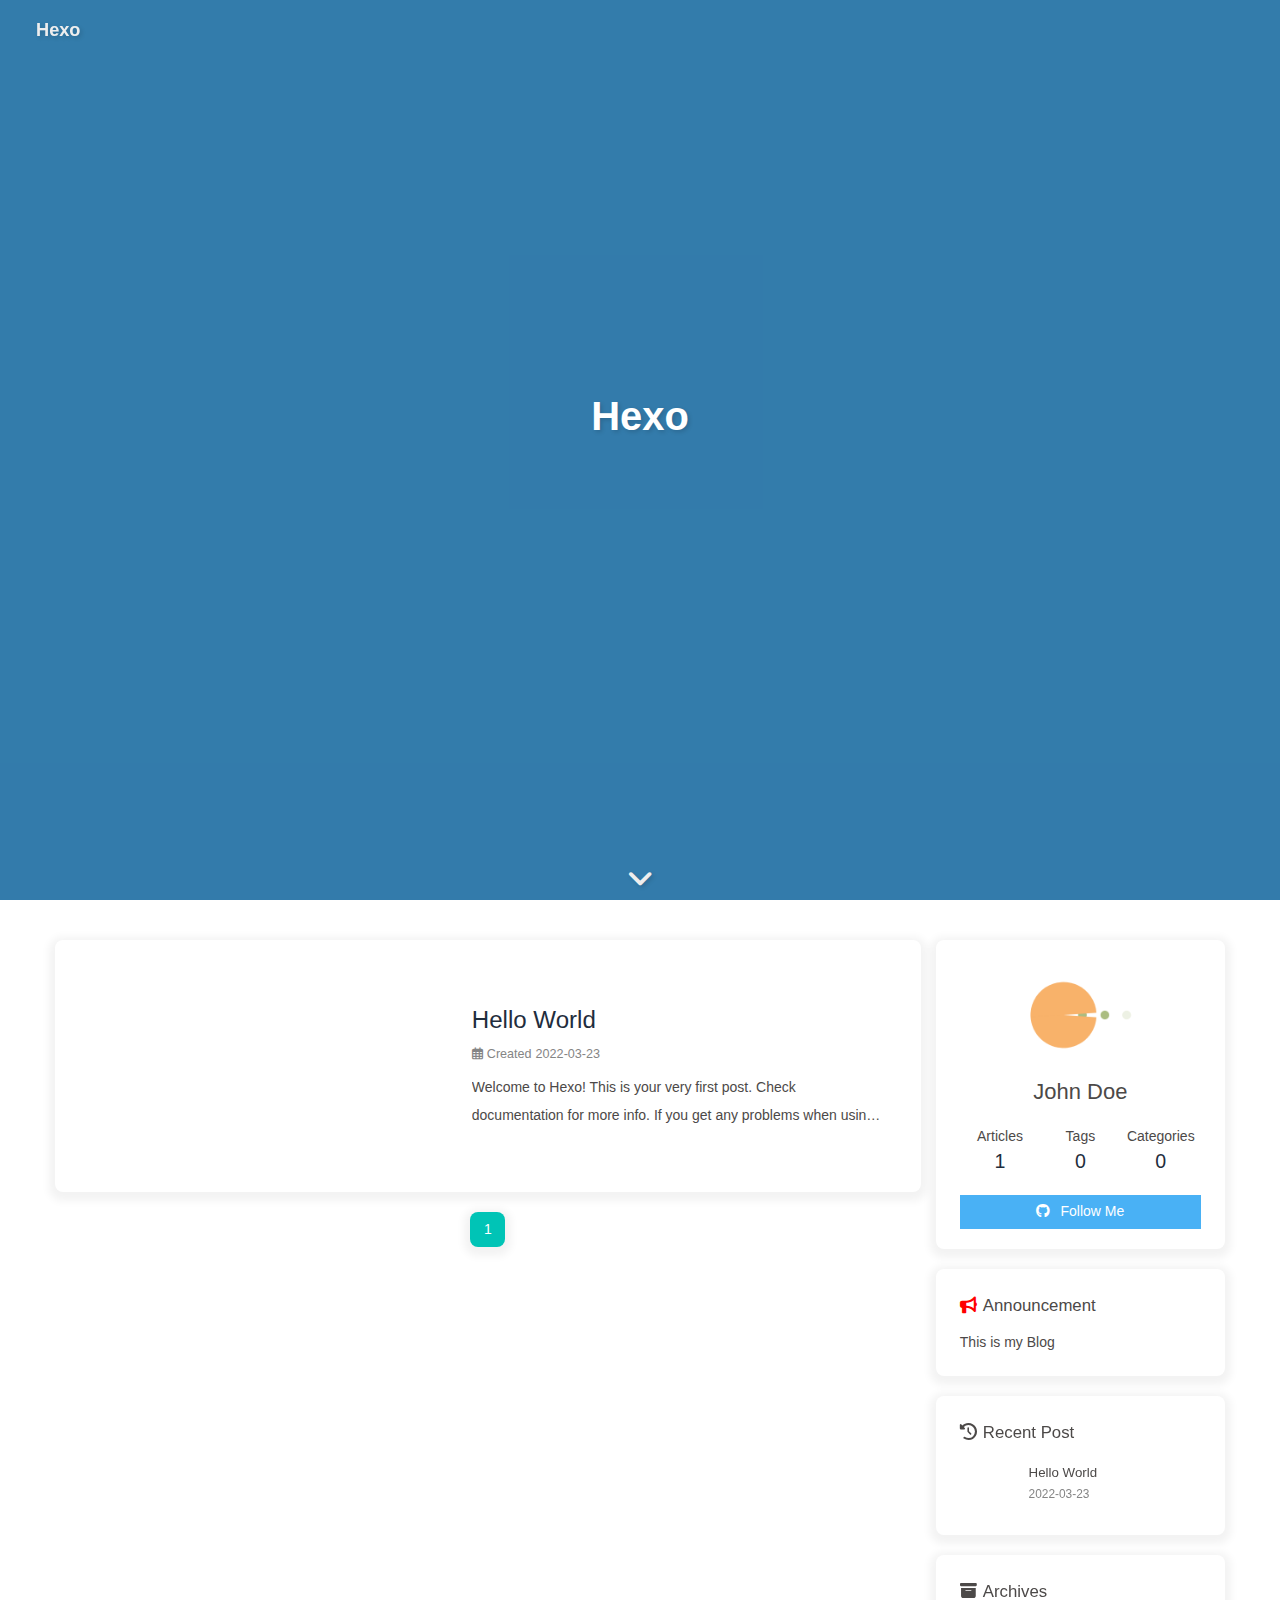
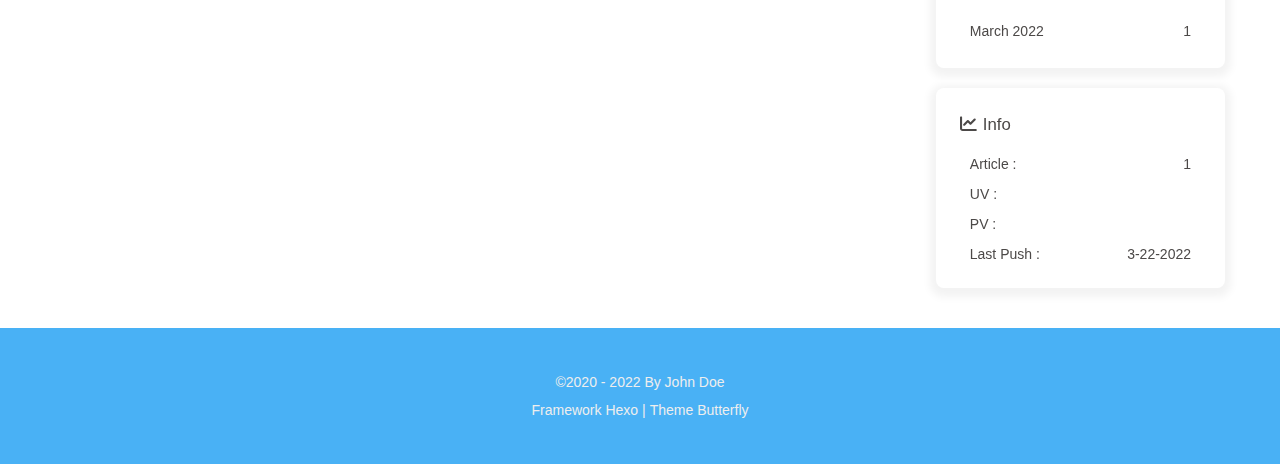
<file: index.html>
<!DOCTYPE html><html lang="en" data-theme="light"><head><meta charset="UTF-8"><meta http-equiv="X-UA-Compatible" content="IE=edge"><meta name="viewport" content="width=device-width, initial-scale=1.0, maximum-scale=1.0, user-scalable=no"><title>Hexo</title><meta name="author" content="John Doe"><meta name="copyright" content="John Doe"><meta name="format-detection" content="telephone=no"><meta name="theme-color" content="#ffffff"><meta property="og:type" content="website">
<meta property="og:title" content="Hexo">
<meta property="og:url" content="http://example.com/index.html">
<meta property="og:site_name" content="Hexo">
<meta property="og:locale" content="en_US">
<meta property="og:image" content="https://i.loli.net/2021/02/24/5O1day2nriDzjSu.png">
<meta property="article:author" content="John Doe">
<meta name="twitter:card" content="summary">
<meta name="twitter:image" content="https://i.loli.net/2021/02/24/5O1day2nriDzjSu.png"><link rel="shortcut icon" href="/img/favicon.png"><link rel="canonical" href="http://example.com/"><link rel="preconnect" href="//cdn.jsdelivr.net"/><link rel="preconnect" href="//busuanzi.ibruce.info"/><link rel="stylesheet" href="/css/index.css"><link rel="stylesheet" href="https://cdn.jsdelivr.net/npm/@fortawesome/fontawesome-free@6/css/all.min.css" media="print" onload="this.media='all'"><link rel="stylesheet" href="https://cdn.jsdelivr.net/npm/@fancyapps/ui/dist/fancybox.css" media="print" onload="this.media='all'"><script>const GLOBAL_CONFIG = { 
  root: '/',
  algolia: undefined,
  localSearch: undefined,
  translate: undefined,
  noticeOutdate: undefined,
  highlight: {"plugin":"highlighjs","highlightCopy":true,"highlightLang":true,"highlightHeightLimit":false},
  copy: {
    success: 'Copy successfully',
    error: 'Copy error',
    noSupport: 'The browser does not support'
  },
  relativeDate: {
    homepage: false,
    post: false
  },
  runtime: '',
  date_suffix: {
    just: 'Just',
    min: 'minutes ago',
    hour: 'hours ago',
    day: 'days ago',
    month: 'months ago'
  },
  copyright: undefined,
  lightbox: 'fancybox',
  Snackbar: undefined,
  source: {
    justifiedGallery: {
      js: 'https://cdn.jsdelivr.net/npm/flickr-justified-gallery@2/dist/fjGallery.min.js',
      css: 'https://cdn.jsdelivr.net/npm/flickr-justified-gallery@2/dist/fjGallery.min.css'
    }
  },
  isPhotoFigcaption: false,
  islazyload: false,
  isAnchor: false
}</script><script id="config-diff">var GLOBAL_CONFIG_SITE = {
  title: 'Hexo',
  isPost: false,
  isHome: true,
  isHighlightShrink: false,
  isToc: false,
  postUpdate: '2022-03-23 03:11:26'
}</script><noscript><style type="text/css">
  #nav {
    opacity: 1
  }
  .justified-gallery img {
    opacity: 1
  }

  #recent-posts time,
  #post-meta time {
    display: inline !important
  }
</style></noscript><script>(win=>{
    win.saveToLocal = {
      set: function setWithExpiry(key, value, ttl) {
        if (ttl === 0) return
        const now = new Date()
        const expiryDay = ttl * 86400000
        const item = {
          value: value,
          expiry: now.getTime() + expiryDay,
        }
        localStorage.setItem(key, JSON.stringify(item))
      },

      get: function getWithExpiry(key) {
        const itemStr = localStorage.getItem(key)

        if (!itemStr) {
          return undefined
        }
        const item = JSON.parse(itemStr)
        const now = new Date()

        if (now.getTime() > item.expiry) {
          localStorage.removeItem(key)
          return undefined
        }
        return item.value
      }
    }
  
    win.getScript = url => new Promise((resolve, reject) => {
      const script = document.createElement('script')
      script.src = url
      script.async = true
      script.onerror = reject
      script.onload = script.onreadystatechange = function() {
        const loadState = this.readyState
        if (loadState && loadState !== 'loaded' && loadState !== 'complete') return
        script.onload = script.onreadystatechange = null
        resolve()
      }
      document.head.appendChild(script)
    })
  
      win.activateDarkMode = function () {
        document.documentElement.setAttribute('data-theme', 'dark')
        if (document.querySelector('meta[name="theme-color"]') !== null) {
          document.querySelector('meta[name="theme-color"]').setAttribute('content', '#0d0d0d')
        }
      }
      win.activateLightMode = function () {
        document.documentElement.setAttribute('data-theme', 'light')
        if (document.querySelector('meta[name="theme-color"]') !== null) {
          document.querySelector('meta[name="theme-color"]').setAttribute('content', '#ffffff')
        }
      }
      const t = saveToLocal.get('theme')
    
          if (t === 'dark') activateDarkMode()
          else if (t === 'light') activateLightMode()
        
      const asideStatus = saveToLocal.get('aside-status')
      if (asideStatus !== undefined) {
        if (asideStatus === 'hide') {
          document.documentElement.classList.add('hide-aside')
        } else {
          document.documentElement.classList.remove('hide-aside')
        }
      }
    
    const detectApple = () => {
      if(/iPad|iPhone|iPod|Macintosh/.test(navigator.userAgent)){
        document.documentElement.classList.add('apple')
      }
    }
    detectApple()
    })(window)</script><meta name="generator" content="Hexo 6.1.0"></head><body><div id="sidebar"><div id="menu-mask"></div><div id="sidebar-menus"><div class="avatar-img is-center"><img src="https://i.loli.net/2021/02/24/5O1day2nriDzjSu.png" onerror="onerror=null;src='/img/friend_404.gif'" alt="avatar"/></div><div class="site-data is-center"><div class="data-item"><a href="/archives/"><div class="headline">Articles</div><div class="length-num">1</div></a></div><div class="data-item"><a href="/tags/"><div class="headline">Tags</div><div class="length-num">0</div></a></div><div class="data-item"><a href="/categories/"><div class="headline">Categories</div><div class="length-num">0</div></a></div></div><hr/></div></div><div class="page" id="body-wrap"><header class="full_page" id="page-header"><nav id="nav"><span id="blog_name"><a id="site-name" href="/">Hexo</a></span><div id="menus"><div id="toggle-menu"><a class="site-page"><i class="fas fa-bars fa-fw"></i></a></div></div></nav><div id="site-info"><h1 id="site-title">Hexo</h1></div><div id="scroll-down"><i class="fas fa-angle-down scroll-down-effects"></i></div></header><main class="layout" id="content-inner"><div class="recent-posts" id="recent-posts"><div class="recent-post-item"><div class="post_cover left"><a href="/2022/03/23/hello-world/" title="Hello World"><img class="post_bg" src="[data-uri]" onerror="this.onerror=null;this.src='/img/404.jpg'" alt="Hello World"></a></div><div class="recent-post-info"><a class="article-title" href="/2022/03/23/hello-world/" title="Hello World">Hello World</a><div class="article-meta-wrap"><span class="post-meta-date"><i class="far fa-calendar-alt"></i><span class="article-meta-label">Created</span><time datetime="2022-03-22T18:29:05.759Z" title="Created 2022-03-23 02:29:05">2022-03-23</time></span></div><div class="content">Welcome to Hexo! This is your very first post. Check documentation for more info. If you get any problems when using Hexo, you can find the answer in troubleshooting or you can ask me on GitHub.
Quick StartCreate a new post1$ hexo new &quot;My New Post&quot;

More info: Writing
Run server1$ hexo server

More info: Server
Generate static files1$ hexo generate

More info: Generating
Deploy to remote sites1$ hexo deploy

More info: Deployment
</div></div></div><nav id="pagination"><div class="pagination"><span class="page-number current">1</span></div></nav></div><div class="aside-content" id="aside-content"><div class="card-widget card-info"><div class="is-center"><div class="avatar-img"><img src="https://i.loli.net/2021/02/24/5O1day2nriDzjSu.png" onerror="this.onerror=null;this.src='/img/friend_404.gif'" alt="avatar"/></div><div class="author-info__name">John Doe</div><div class="author-info__description"></div></div><div class="card-info-data is-center"><div class="card-info-data-item"><a href="/archives/"><div class="headline">Articles</div><div class="length-num">1</div></a></div><div class="card-info-data-item"><a href="/tags/"><div class="headline">Tags</div><div class="length-num">0</div></a></div><div class="card-info-data-item"><a href="/categories/"><div class="headline">Categories</div><div class="length-num">0</div></a></div></div><a id="card-info-btn" target="_blank" rel="noopener" href="https://github.com/xxxxxx"><i class="fab fa-github"></i><span>Follow Me</span></a></div><div class="card-widget card-announcement"><div class="item-headline"><i class="fas fa-bullhorn fa-shake"></i><span>Announcement</span></div><div class="announcement_content">This is my Blog</div></div><div class="sticky_layout"><div class="card-widget card-recent-post"><div class="item-headline"><i class="fas fa-history"></i><span>Recent Post</span></div><div class="aside-list"><div class="aside-list-item"><a class="thumbnail" href="/2022/03/23/hello-world/" title="Hello World"><img src="[data-uri]" onerror="this.onerror=null;this.src='/img/404.jpg'" alt="Hello World"/></a><div class="content"><a class="title" href="/2022/03/23/hello-world/" title="Hello World">Hello World</a><time datetime="2022-03-22T18:29:05.759Z" title="Created 2022-03-23 02:29:05">2022-03-23</time></div></div></div></div><div class="card-widget card-archives"><div class="item-headline"><i class="fas fa-archive"></i><span>Archives</span></div><ul class="card-archive-list"><li class="card-archive-list-item"><a class="card-archive-list-link" href="/archives/2022/03/"><span class="card-archive-list-date">March 2022</span><span class="card-archive-list-count">1</span></a></li></ul></div><div class="card-widget card-webinfo"><div class="item-headline"><i class="fas fa-chart-line"></i><span>Info</span></div><div class="webinfo"><div class="webinfo-item"><div class="item-name">Article :</div><div class="item-count">1</div></div><div class="webinfo-item"><div class="item-name">UV :</div><div class="item-count" id="busuanzi_value_site_uv"></div></div><div class="webinfo-item"><div class="item-name">PV :</div><div class="item-count" id="busuanzi_value_site_pv"></div></div><div class="webinfo-item"><div class="item-name">Last Push :</div><div class="item-count" id="last-push-date" data-lastPushDate="2022-03-22T19:11:26.886Z"></div></div></div></div></div></div></main><footer id="footer"><div id="footer-wrap"><div class="copyright">&copy;2020 - 2022 By John Doe</div><div class="framework-info"><span>Framework </span><a target="_blank" rel="noopener" href="https://hexo.io">Hexo</a><span class="footer-separator">|</span><span>Theme </span><a target="_blank" rel="noopener" href="https://github.com/jerryc127/hexo-theme-butterfly">Butterfly</a></div></div></footer></div><div id="rightside"><div id="rightside-config-hide"><button id="darkmode" type="button" title="Switch Between Light And Dark Mode"><i class="fas fa-adjust"></i></button><button id="hide-aside-btn" type="button" title="Toggle between single-column and double-column"><i class="fas fa-arrows-alt-h"></i></button></div><div id="rightside-config-show"><button id="rightside_config" type="button" title="Setting"><i class="fas fa-cog fa-spin"></i></button><button id="go-up" type="button" title="Back To Top"><i class="fas fa-arrow-up"></i></button></div></div><div><script src="/js/utils.js"></script><script src="/js/main.js"></script><script src="https://cdn.jsdelivr.net/npm/@fancyapps/ui/dist/fancybox.umd.js"></script><div class="js-pjax"></div><script async data-pjax src="//busuanzi.ibruce.info/busuanzi/2.3/busuanzi.pure.mini.js"></script></div></body></html>
</file>
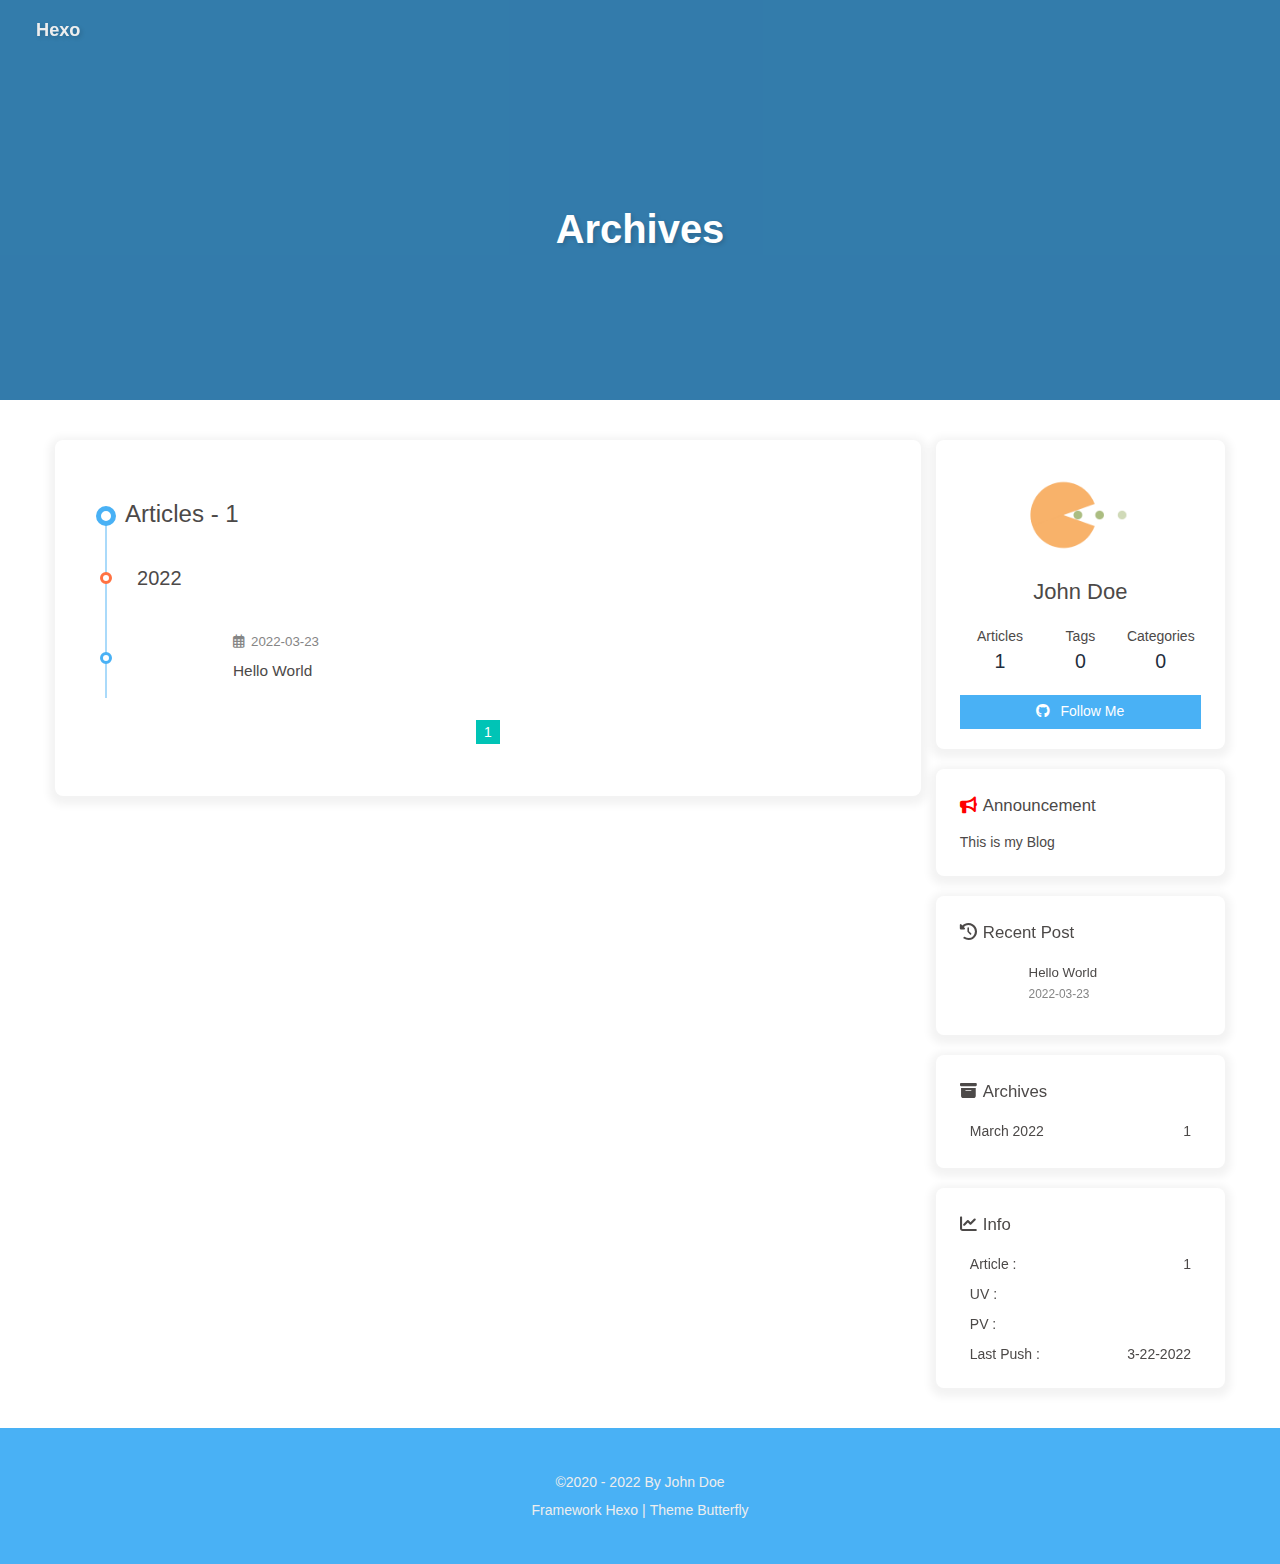
<file: archives/index.html>
<!DOCTYPE html><html lang="en" data-theme="light"><head><meta charset="UTF-8"><meta http-equiv="X-UA-Compatible" content="IE=edge"><meta name="viewport" content="width=device-width, initial-scale=1.0, maximum-scale=1.0, user-scalable=no"><title>Archives | Hexo</title><meta name="author" content="John Doe"><meta name="copyright" content="John Doe"><meta name="format-detection" content="telephone=no"><meta name="theme-color" content="#ffffff"><meta property="og:type" content="website">
<meta property="og:title" content="Hexo">
<meta property="og:url" content="http://example.com/archives/index.html">
<meta property="og:site_name" content="Hexo">
<meta property="og:locale" content="en_US">
<meta property="og:image" content="https://i.loli.net/2021/02/24/5O1day2nriDzjSu.png">
<meta property="article:author" content="John Doe">
<meta name="twitter:card" content="summary">
<meta name="twitter:image" content="https://i.loli.net/2021/02/24/5O1day2nriDzjSu.png"><link rel="shortcut icon" href="/img/favicon.png"><link rel="canonical" href="http://example.com/archives/"><link rel="preconnect" href="//cdn.jsdelivr.net"/><link rel="preconnect" href="//busuanzi.ibruce.info"/><link rel="stylesheet" href="/css/index.css"><link rel="stylesheet" href="https://cdn.jsdelivr.net/npm/@fortawesome/fontawesome-free@6/css/all.min.css" media="print" onload="this.media='all'"><link rel="stylesheet" href="https://cdn.jsdelivr.net/npm/@fancyapps/ui/dist/fancybox.css" media="print" onload="this.media='all'"><script>const GLOBAL_CONFIG = { 
  root: '/',
  algolia: undefined,
  localSearch: undefined,
  translate: undefined,
  noticeOutdate: undefined,
  highlight: {"plugin":"highlighjs","highlightCopy":true,"highlightLang":true,"highlightHeightLimit":false},
  copy: {
    success: 'Copy successfully',
    error: 'Copy error',
    noSupport: 'The browser does not support'
  },
  relativeDate: {
    homepage: false,
    post: false
  },
  runtime: '',
  date_suffix: {
    just: 'Just',
    min: 'minutes ago',
    hour: 'hours ago',
    day: 'days ago',
    month: 'months ago'
  },
  copyright: undefined,
  lightbox: 'fancybox',
  Snackbar: undefined,
  source: {
    justifiedGallery: {
      js: 'https://cdn.jsdelivr.net/npm/flickr-justified-gallery@2/dist/fjGallery.min.js',
      css: 'https://cdn.jsdelivr.net/npm/flickr-justified-gallery@2/dist/fjGallery.min.css'
    }
  },
  isPhotoFigcaption: false,
  islazyload: false,
  isAnchor: false
}</script><script id="config-diff">var GLOBAL_CONFIG_SITE = {
  title: 'Archives',
  isPost: false,
  isHome: false,
  isHighlightShrink: false,
  isToc: false,
  postUpdate: '2022-03-23 03:11:26'
}</script><noscript><style type="text/css">
  #nav {
    opacity: 1
  }
  .justified-gallery img {
    opacity: 1
  }

  #recent-posts time,
  #post-meta time {
    display: inline !important
  }
</style></noscript><script>(win=>{
    win.saveToLocal = {
      set: function setWithExpiry(key, value, ttl) {
        if (ttl === 0) return
        const now = new Date()
        const expiryDay = ttl * 86400000
        const item = {
          value: value,
          expiry: now.getTime() + expiryDay,
        }
        localStorage.setItem(key, JSON.stringify(item))
      },

      get: function getWithExpiry(key) {
        const itemStr = localStorage.getItem(key)

        if (!itemStr) {
          return undefined
        }
        const item = JSON.parse(itemStr)
        const now = new Date()

        if (now.getTime() > item.expiry) {
          localStorage.removeItem(key)
          return undefined
        }
        return item.value
      }
    }
  
    win.getScript = url => new Promise((resolve, reject) => {
      const script = document.createElement('script')
      script.src = url
      script.async = true
      script.onerror = reject
      script.onload = script.onreadystatechange = function() {
        const loadState = this.readyState
        if (loadState && loadState !== 'loaded' && loadState !== 'complete') return
        script.onload = script.onreadystatechange = null
        resolve()
      }
      document.head.appendChild(script)
    })
  
      win.activateDarkMode = function () {
        document.documentElement.setAttribute('data-theme', 'dark')
        if (document.querySelector('meta[name="theme-color"]') !== null) {
          document.querySelector('meta[name="theme-color"]').setAttribute('content', '#0d0d0d')
        }
      }
      win.activateLightMode = function () {
        document.documentElement.setAttribute('data-theme', 'light')
        if (document.querySelector('meta[name="theme-color"]') !== null) {
          document.querySelector('meta[name="theme-color"]').setAttribute('content', '#ffffff')
        }
      }
      const t = saveToLocal.get('theme')
    
          if (t === 'dark') activateDarkMode()
          else if (t === 'light') activateLightMode()
        
      const asideStatus = saveToLocal.get('aside-status')
      if (asideStatus !== undefined) {
        if (asideStatus === 'hide') {
          document.documentElement.classList.add('hide-aside')
        } else {
          document.documentElement.classList.remove('hide-aside')
        }
      }
    
    const detectApple = () => {
      if(/iPad|iPhone|iPod|Macintosh/.test(navigator.userAgent)){
        document.documentElement.classList.add('apple')
      }
    }
    detectApple()
    })(window)</script><meta name="generator" content="Hexo 6.1.0"></head><body><div id="sidebar"><div id="menu-mask"></div><div id="sidebar-menus"><div class="avatar-img is-center"><img src="https://i.loli.net/2021/02/24/5O1day2nriDzjSu.png" onerror="onerror=null;src='/img/friend_404.gif'" alt="avatar"/></div><div class="site-data is-center"><div class="data-item"><a href="/archives/"><div class="headline">Articles</div><div class="length-num">1</div></a></div><div class="data-item"><a href="/tags/"><div class="headline">Tags</div><div class="length-num">0</div></a></div><div class="data-item"><a href="/categories/"><div class="headline">Categories</div><div class="length-num">0</div></a></div></div><hr/></div></div><div class="page" id="body-wrap"><header class="not-home-page" id="page-header"><nav id="nav"><span id="blog_name"><a id="site-name" href="/">Hexo</a></span><div id="menus"><div id="toggle-menu"><a class="site-page"><i class="fas fa-bars fa-fw"></i></a></div></div></nav><div id="page-site-info"><h1 id="site-title">Archives</h1></div></header><main class="layout" id="content-inner"><div id="archive"><div class="article-sort-title">Articles - 1</div><div class="article-sort"><div class="article-sort-item year">2022</div><div class="article-sort-item"><a class="article-sort-item-img" href="/2022/03/23/hello-world/" title="Hello World"><img src="[data-uri]" alt="Hello World" onerror="this.onerror=null;this.src='/img/404.jpg'"></a><div class="article-sort-item-info"><div class="article-sort-item-time"><i class="far fa-calendar-alt"></i><time class="post-meta-date-created" datetime="2022-03-22T18:29:05.759Z" title="Created 2022-03-23 02:29:05">2022-03-23</time></div><a class="article-sort-item-title" href="/2022/03/23/hello-world/" title="Hello World">Hello World</a></div></div></div><nav id="pagination"><div class="pagination"><span class="page-number current">1</span></div></nav></div><div class="aside-content" id="aside-content"><div class="card-widget card-info"><div class="is-center"><div class="avatar-img"><img src="https://i.loli.net/2021/02/24/5O1day2nriDzjSu.png" onerror="this.onerror=null;this.src='/img/friend_404.gif'" alt="avatar"/></div><div class="author-info__name">John Doe</div><div class="author-info__description"></div></div><div class="card-info-data is-center"><div class="card-info-data-item"><a href="/archives/"><div class="headline">Articles</div><div class="length-num">1</div></a></div><div class="card-info-data-item"><a href="/tags/"><div class="headline">Tags</div><div class="length-num">0</div></a></div><div class="card-info-data-item"><a href="/categories/"><div class="headline">Categories</div><div class="length-num">0</div></a></div></div><a id="card-info-btn" target="_blank" rel="noopener" href="https://github.com/xxxxxx"><i class="fab fa-github"></i><span>Follow Me</span></a></div><div class="card-widget card-announcement"><div class="item-headline"><i class="fas fa-bullhorn fa-shake"></i><span>Announcement</span></div><div class="announcement_content">This is my Blog</div></div><div class="sticky_layout"><div class="card-widget card-recent-post"><div class="item-headline"><i class="fas fa-history"></i><span>Recent Post</span></div><div class="aside-list"><div class="aside-list-item"><a class="thumbnail" href="/2022/03/23/hello-world/" title="Hello World"><img src="[data-uri]" onerror="this.onerror=null;this.src='/img/404.jpg'" alt="Hello World"/></a><div class="content"><a class="title" href="/2022/03/23/hello-world/" title="Hello World">Hello World</a><time datetime="2022-03-22T18:29:05.759Z" title="Created 2022-03-23 02:29:05">2022-03-23</time></div></div></div></div><div class="card-widget card-archives"><div class="item-headline"><i class="fas fa-archive"></i><span>Archives</span></div><ul class="card-archive-list"><li class="card-archive-list-item"><a class="card-archive-list-link" href="/archives/2022/03/"><span class="card-archive-list-date">March 2022</span><span class="card-archive-list-count">1</span></a></li></ul></div><div class="card-widget card-webinfo"><div class="item-headline"><i class="fas fa-chart-line"></i><span>Info</span></div><div class="webinfo"><div class="webinfo-item"><div class="item-name">Article :</div><div class="item-count">1</div></div><div class="webinfo-item"><div class="item-name">UV :</div><div class="item-count" id="busuanzi_value_site_uv"></div></div><div class="webinfo-item"><div class="item-name">PV :</div><div class="item-count" id="busuanzi_value_site_pv"></div></div><div class="webinfo-item"><div class="item-name">Last Push :</div><div class="item-count" id="last-push-date" data-lastPushDate="2022-03-22T19:11:26.886Z"></div></div></div></div></div></div></main><footer id="footer"><div id="footer-wrap"><div class="copyright">&copy;2020 - 2022 By John Doe</div><div class="framework-info"><span>Framework </span><a target="_blank" rel="noopener" href="https://hexo.io">Hexo</a><span class="footer-separator">|</span><span>Theme </span><a target="_blank" rel="noopener" href="https://github.com/jerryc127/hexo-theme-butterfly">Butterfly</a></div></div></footer></div><div id="rightside"><div id="rightside-config-hide"><button id="darkmode" type="button" title="Switch Between Light And Dark Mode"><i class="fas fa-adjust"></i></button><button id="hide-aside-btn" type="button" title="Toggle between single-column and double-column"><i class="fas fa-arrows-alt-h"></i></button></div><div id="rightside-config-show"><button id="rightside_config" type="button" title="Setting"><i class="fas fa-cog fa-spin"></i></button><button id="go-up" type="button" title="Back To Top"><i class="fas fa-arrow-up"></i></button></div></div><div><script src="/js/utils.js"></script><script src="/js/main.js"></script><script src="https://cdn.jsdelivr.net/npm/@fancyapps/ui/dist/fancybox.umd.js"></script><div class="js-pjax"></div><script async data-pjax src="//busuanzi.ibruce.info/busuanzi/2.3/busuanzi.pure.mini.js"></script></div></body></html>
</file>
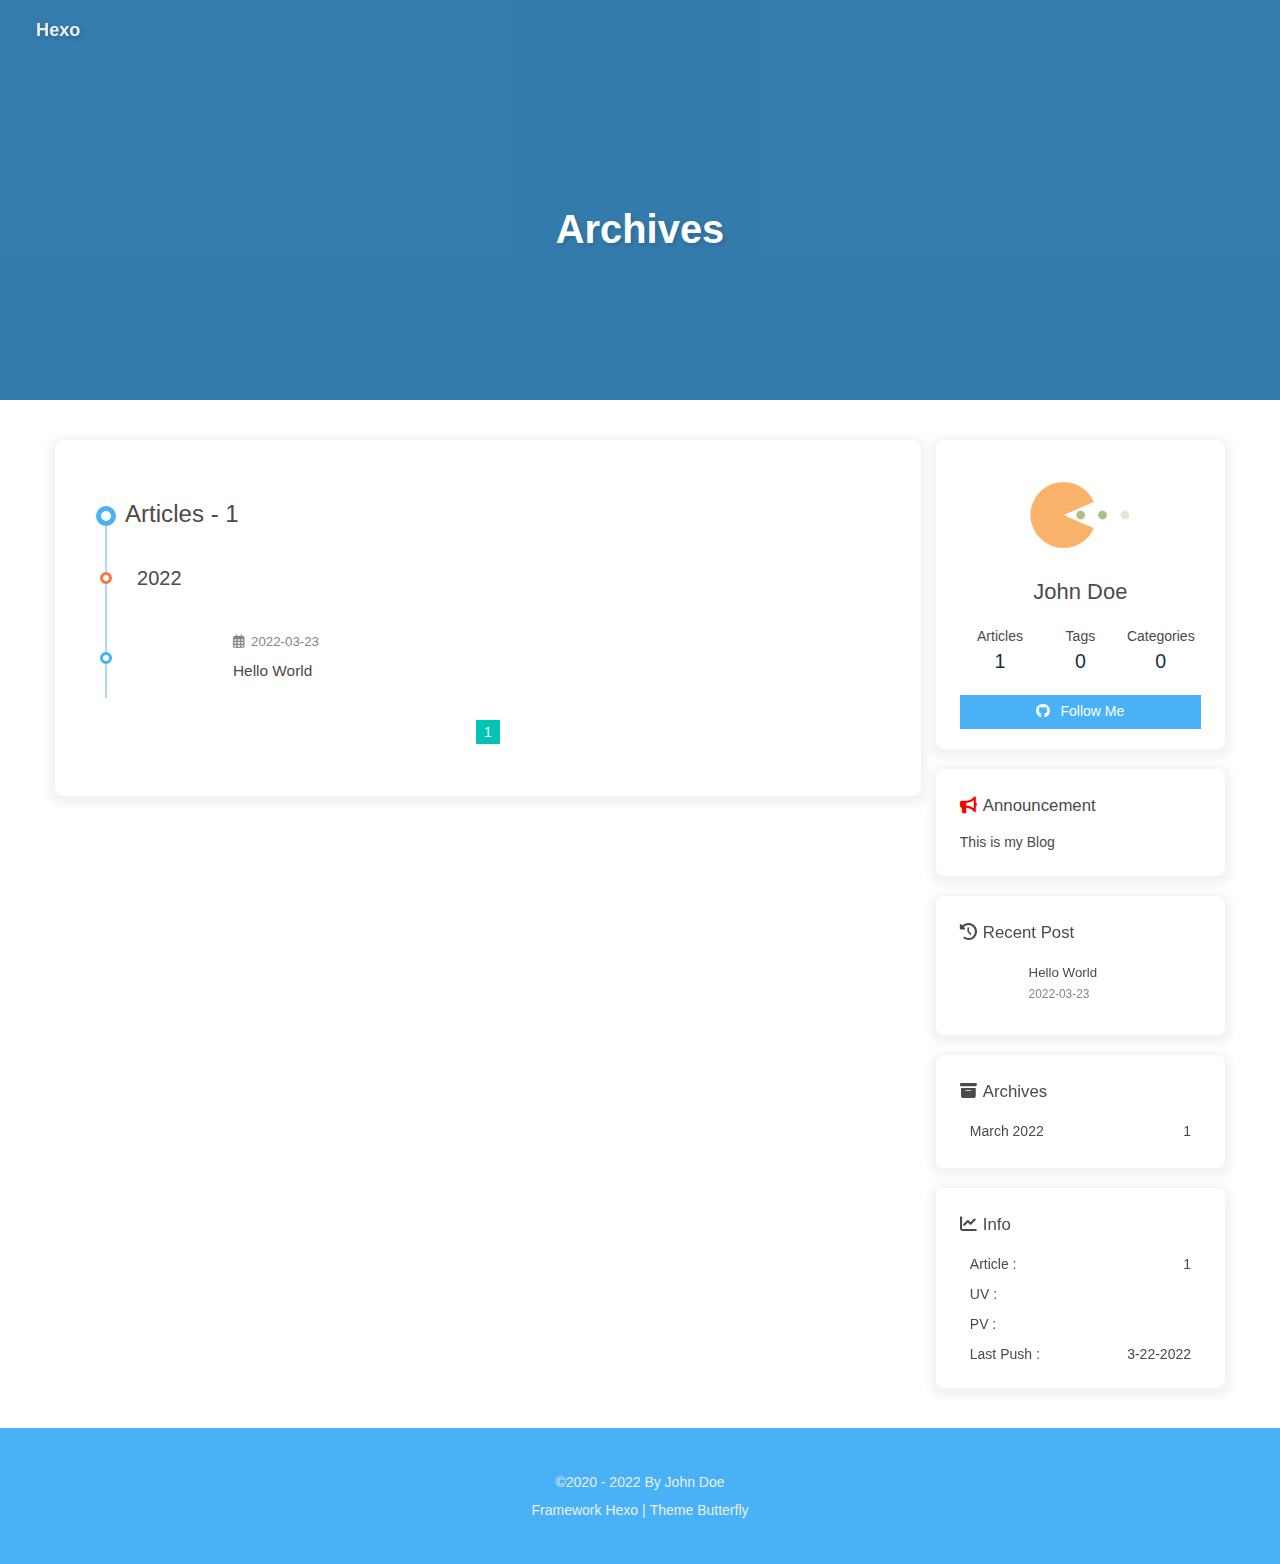
<file: archives/2022/index.html>
<!DOCTYPE html><html lang="en" data-theme="light"><head><meta charset="UTF-8"><meta http-equiv="X-UA-Compatible" content="IE=edge"><meta name="viewport" content="width=device-width, initial-scale=1.0, maximum-scale=1.0, user-scalable=no"><title>Archives | Hexo</title><meta name="author" content="John Doe"><meta name="copyright" content="John Doe"><meta name="format-detection" content="telephone=no"><meta name="theme-color" content="#ffffff"><meta property="og:type" content="website">
<meta property="og:title" content="Hexo">
<meta property="og:url" content="http://example.com/archives/2022/index.html">
<meta property="og:site_name" content="Hexo">
<meta property="og:locale" content="en_US">
<meta property="og:image" content="https://i.loli.net/2021/02/24/5O1day2nriDzjSu.png">
<meta property="article:author" content="John Doe">
<meta name="twitter:card" content="summary">
<meta name="twitter:image" content="https://i.loli.net/2021/02/24/5O1day2nriDzjSu.png"><link rel="shortcut icon" href="/img/favicon.png"><link rel="canonical" href="http://example.com/archives/2022/"><link rel="preconnect" href="//cdn.jsdelivr.net"/><link rel="preconnect" href="//busuanzi.ibruce.info"/><link rel="stylesheet" href="/css/index.css"><link rel="stylesheet" href="https://cdn.jsdelivr.net/npm/@fortawesome/fontawesome-free@6/css/all.min.css" media="print" onload="this.media='all'"><link rel="stylesheet" href="https://cdn.jsdelivr.net/npm/@fancyapps/ui/dist/fancybox.css" media="print" onload="this.media='all'"><script>const GLOBAL_CONFIG = { 
  root: '/',
  algolia: undefined,
  localSearch: undefined,
  translate: undefined,
  noticeOutdate: undefined,
  highlight: {"plugin":"highlighjs","highlightCopy":true,"highlightLang":true,"highlightHeightLimit":false},
  copy: {
    success: 'Copy successfully',
    error: 'Copy error',
    noSupport: 'The browser does not support'
  },
  relativeDate: {
    homepage: false,
    post: false
  },
  runtime: '',
  date_suffix: {
    just: 'Just',
    min: 'minutes ago',
    hour: 'hours ago',
    day: 'days ago',
    month: 'months ago'
  },
  copyright: undefined,
  lightbox: 'fancybox',
  Snackbar: undefined,
  source: {
    justifiedGallery: {
      js: 'https://cdn.jsdelivr.net/npm/flickr-justified-gallery@2/dist/fjGallery.min.js',
      css: 'https://cdn.jsdelivr.net/npm/flickr-justified-gallery@2/dist/fjGallery.min.css'
    }
  },
  isPhotoFigcaption: false,
  islazyload: false,
  isAnchor: false
}</script><script id="config-diff">var GLOBAL_CONFIG_SITE = {
  title: 'Archives',
  isPost: false,
  isHome: false,
  isHighlightShrink: false,
  isToc: false,
  postUpdate: '2022-03-23 03:11:26'
}</script><noscript><style type="text/css">
  #nav {
    opacity: 1
  }
  .justified-gallery img {
    opacity: 1
  }

  #recent-posts time,
  #post-meta time {
    display: inline !important
  }
</style></noscript><script>(win=>{
    win.saveToLocal = {
      set: function setWithExpiry(key, value, ttl) {
        if (ttl === 0) return
        const now = new Date()
        const expiryDay = ttl * 86400000
        const item = {
          value: value,
          expiry: now.getTime() + expiryDay,
        }
        localStorage.setItem(key, JSON.stringify(item))
      },

      get: function getWithExpiry(key) {
        const itemStr = localStorage.getItem(key)

        if (!itemStr) {
          return undefined
        }
        const item = JSON.parse(itemStr)
        const now = new Date()

        if (now.getTime() > item.expiry) {
          localStorage.removeItem(key)
          return undefined
        }
        return item.value
      }
    }
  
    win.getScript = url => new Promise((resolve, reject) => {
      const script = document.createElement('script')
      script.src = url
      script.async = true
      script.onerror = reject
      script.onload = script.onreadystatechange = function() {
        const loadState = this.readyState
        if (loadState && loadState !== 'loaded' && loadState !== 'complete') return
        script.onload = script.onreadystatechange = null
        resolve()
      }
      document.head.appendChild(script)
    })
  
      win.activateDarkMode = function () {
        document.documentElement.setAttribute('data-theme', 'dark')
        if (document.querySelector('meta[name="theme-color"]') !== null) {
          document.querySelector('meta[name="theme-color"]').setAttribute('content', '#0d0d0d')
        }
      }
      win.activateLightMode = function () {
        document.documentElement.setAttribute('data-theme', 'light')
        if (document.querySelector('meta[name="theme-color"]') !== null) {
          document.querySelector('meta[name="theme-color"]').setAttribute('content', '#ffffff')
        }
      }
      const t = saveToLocal.get('theme')
    
          if (t === 'dark') activateDarkMode()
          else if (t === 'light') activateLightMode()
        
      const asideStatus = saveToLocal.get('aside-status')
      if (asideStatus !== undefined) {
        if (asideStatus === 'hide') {
          document.documentElement.classList.add('hide-aside')
        } else {
          document.documentElement.classList.remove('hide-aside')
        }
      }
    
    const detectApple = () => {
      if(/iPad|iPhone|iPod|Macintosh/.test(navigator.userAgent)){
        document.documentElement.classList.add('apple')
      }
    }
    detectApple()
    })(window)</script><meta name="generator" content="Hexo 6.1.0"></head><body><div id="sidebar"><div id="menu-mask"></div><div id="sidebar-menus"><div class="avatar-img is-center"><img src="https://i.loli.net/2021/02/24/5O1day2nriDzjSu.png" onerror="onerror=null;src='/img/friend_404.gif'" alt="avatar"/></div><div class="site-data is-center"><div class="data-item"><a href="/archives/"><div class="headline">Articles</div><div class="length-num">1</div></a></div><div class="data-item"><a href="/tags/"><div class="headline">Tags</div><div class="length-num">0</div></a></div><div class="data-item"><a href="/categories/"><div class="headline">Categories</div><div class="length-num">0</div></a></div></div><hr/></div></div><div class="page" id="body-wrap"><header class="not-home-page" id="page-header"><nav id="nav"><span id="blog_name"><a id="site-name" href="/">Hexo</a></span><div id="menus"><div id="toggle-menu"><a class="site-page"><i class="fas fa-bars fa-fw"></i></a></div></div></nav><div id="page-site-info"><h1 id="site-title">Archives</h1></div></header><main class="layout" id="content-inner"><div id="archive"><div class="article-sort-title">Articles - 1</div><div class="article-sort"><div class="article-sort-item year">2022</div><div class="article-sort-item"><a class="article-sort-item-img" href="/2022/03/23/hello-world/" title="Hello World"><img src="[data-uri]" alt="Hello World" onerror="this.onerror=null;this.src='/img/404.jpg'"></a><div class="article-sort-item-info"><div class="article-sort-item-time"><i class="far fa-calendar-alt"></i><time class="post-meta-date-created" datetime="2022-03-22T18:29:05.759Z" title="Created 2022-03-23 02:29:05">2022-03-23</time></div><a class="article-sort-item-title" href="/2022/03/23/hello-world/" title="Hello World">Hello World</a></div></div></div><nav id="pagination"><div class="pagination"><span class="page-number current">1</span></div></nav></div><div class="aside-content" id="aside-content"><div class="card-widget card-info"><div class="is-center"><div class="avatar-img"><img src="https://i.loli.net/2021/02/24/5O1day2nriDzjSu.png" onerror="this.onerror=null;this.src='/img/friend_404.gif'" alt="avatar"/></div><div class="author-info__name">John Doe</div><div class="author-info__description"></div></div><div class="card-info-data is-center"><div class="card-info-data-item"><a href="/archives/"><div class="headline">Articles</div><div class="length-num">1</div></a></div><div class="card-info-data-item"><a href="/tags/"><div class="headline">Tags</div><div class="length-num">0</div></a></div><div class="card-info-data-item"><a href="/categories/"><div class="headline">Categories</div><div class="length-num">0</div></a></div></div><a id="card-info-btn" target="_blank" rel="noopener" href="https://github.com/xxxxxx"><i class="fab fa-github"></i><span>Follow Me</span></a></div><div class="card-widget card-announcement"><div class="item-headline"><i class="fas fa-bullhorn fa-shake"></i><span>Announcement</span></div><div class="announcement_content">This is my Blog</div></div><div class="sticky_layout"><div class="card-widget card-recent-post"><div class="item-headline"><i class="fas fa-history"></i><span>Recent Post</span></div><div class="aside-list"><div class="aside-list-item"><a class="thumbnail" href="/2022/03/23/hello-world/" title="Hello World"><img src="[data-uri]" onerror="this.onerror=null;this.src='/img/404.jpg'" alt="Hello World"/></a><div class="content"><a class="title" href="/2022/03/23/hello-world/" title="Hello World">Hello World</a><time datetime="2022-03-22T18:29:05.759Z" title="Created 2022-03-23 02:29:05">2022-03-23</time></div></div></div></div><div class="card-widget card-archives"><div class="item-headline"><i class="fas fa-archive"></i><span>Archives</span></div><ul class="card-archive-list"><li class="card-archive-list-item"><a class="card-archive-list-link" href="/archives/2022/03/"><span class="card-archive-list-date">March 2022</span><span class="card-archive-list-count">1</span></a></li></ul></div><div class="card-widget card-webinfo"><div class="item-headline"><i class="fas fa-chart-line"></i><span>Info</span></div><div class="webinfo"><div class="webinfo-item"><div class="item-name">Article :</div><div class="item-count">1</div></div><div class="webinfo-item"><div class="item-name">UV :</div><div class="item-count" id="busuanzi_value_site_uv"></div></div><div class="webinfo-item"><div class="item-name">PV :</div><div class="item-count" id="busuanzi_value_site_pv"></div></div><div class="webinfo-item"><div class="item-name">Last Push :</div><div class="item-count" id="last-push-date" data-lastPushDate="2022-03-22T19:11:26.886Z"></div></div></div></div></div></div></main><footer id="footer"><div id="footer-wrap"><div class="copyright">&copy;2020 - 2022 By John Doe</div><div class="framework-info"><span>Framework </span><a target="_blank" rel="noopener" href="https://hexo.io">Hexo</a><span class="footer-separator">|</span><span>Theme </span><a target="_blank" rel="noopener" href="https://github.com/jerryc127/hexo-theme-butterfly">Butterfly</a></div></div></footer></div><div id="rightside"><div id="rightside-config-hide"><button id="darkmode" type="button" title="Switch Between Light And Dark Mode"><i class="fas fa-adjust"></i></button><button id="hide-aside-btn" type="button" title="Toggle between single-column and double-column"><i class="fas fa-arrows-alt-h"></i></button></div><div id="rightside-config-show"><button id="rightside_config" type="button" title="Setting"><i class="fas fa-cog fa-spin"></i></button><button id="go-up" type="button" title="Back To Top"><i class="fas fa-arrow-up"></i></button></div></div><div><script src="/js/utils.js"></script><script src="/js/main.js"></script><script src="https://cdn.jsdelivr.net/npm/@fancyapps/ui/dist/fancybox.umd.js"></script><div class="js-pjax"></div><script async data-pjax src="//busuanzi.ibruce.info/busuanzi/2.3/busuanzi.pure.mini.js"></script></div></body></html>
</file>
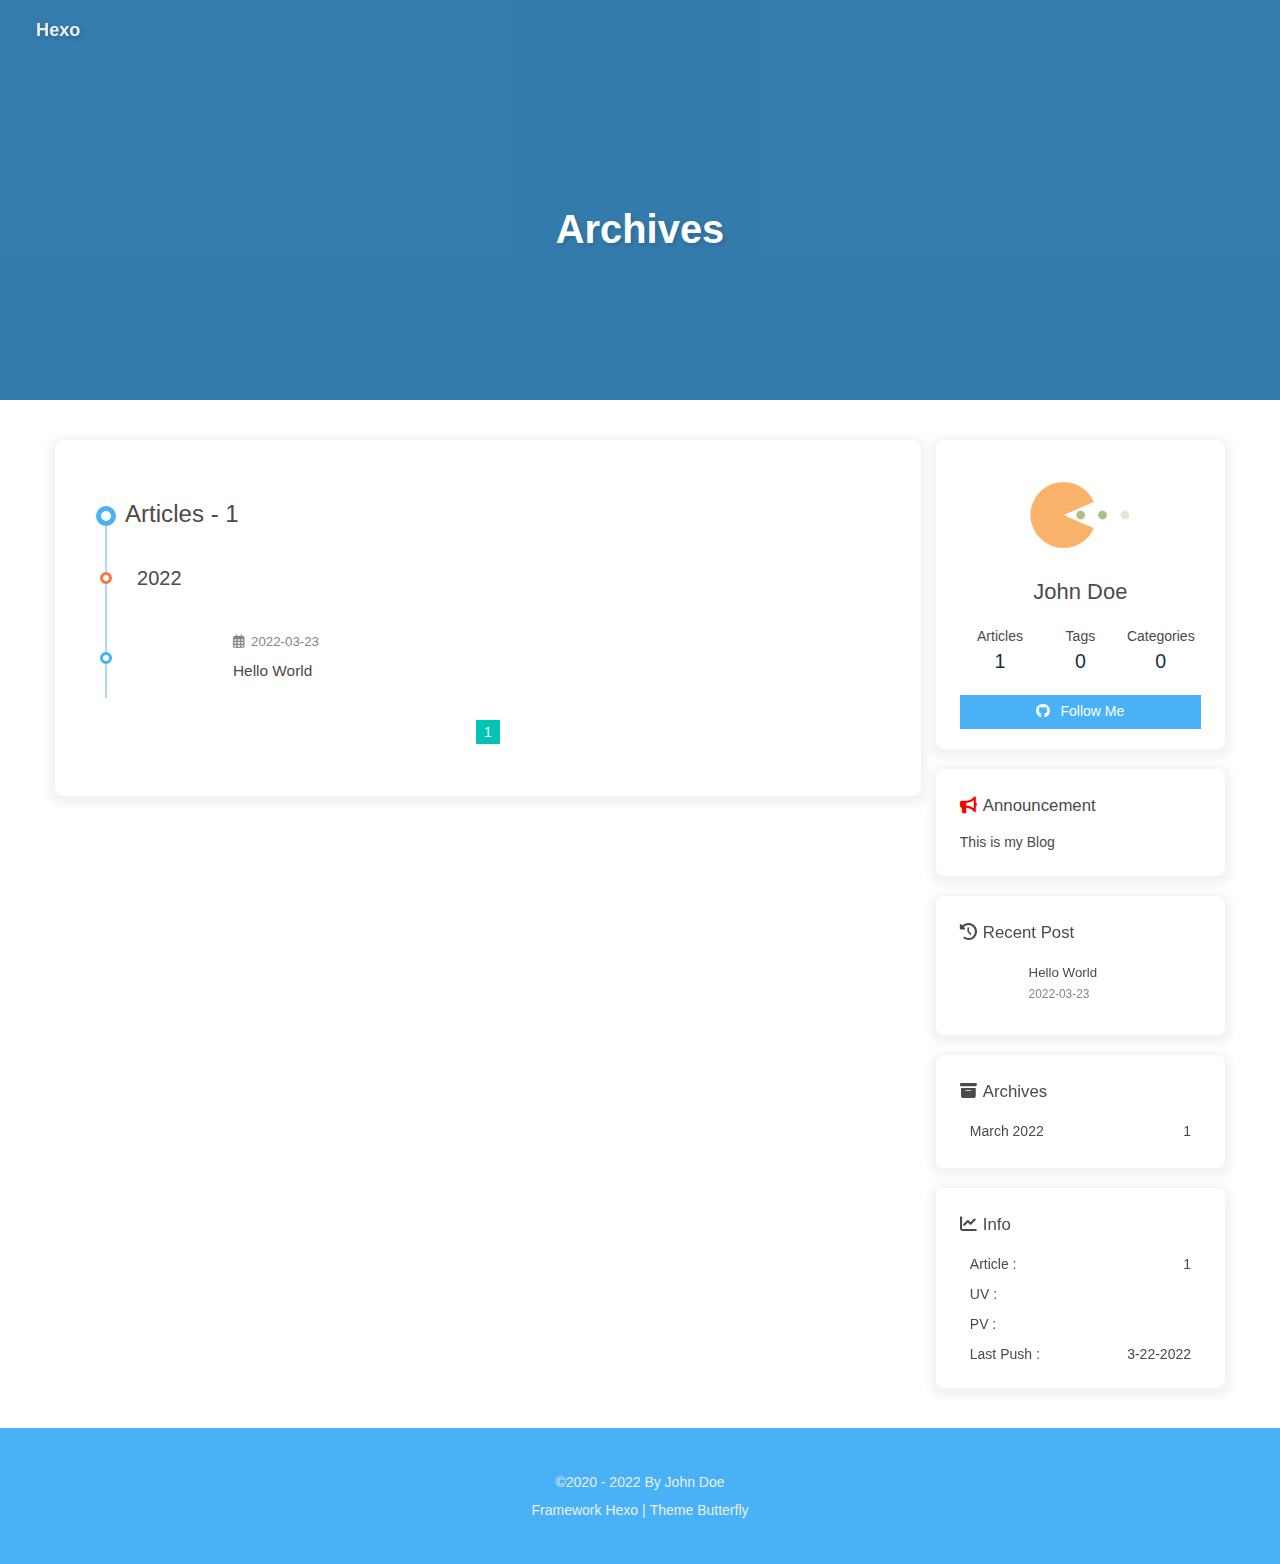
<file: archives/2022/03/index.html>
<!DOCTYPE html><html lang="en" data-theme="light"><head><meta charset="UTF-8"><meta http-equiv="X-UA-Compatible" content="IE=edge"><meta name="viewport" content="width=device-width, initial-scale=1.0, maximum-scale=1.0, user-scalable=no"><title>Archives | Hexo</title><meta name="author" content="John Doe"><meta name="copyright" content="John Doe"><meta name="format-detection" content="telephone=no"><meta name="theme-color" content="#ffffff"><meta property="og:type" content="website">
<meta property="og:title" content="Hexo">
<meta property="og:url" content="http://example.com/archives/2022/03/index.html">
<meta property="og:site_name" content="Hexo">
<meta property="og:locale" content="en_US">
<meta property="og:image" content="https://i.loli.net/2021/02/24/5O1day2nriDzjSu.png">
<meta property="article:author" content="John Doe">
<meta name="twitter:card" content="summary">
<meta name="twitter:image" content="https://i.loli.net/2021/02/24/5O1day2nriDzjSu.png"><link rel="shortcut icon" href="/img/favicon.png"><link rel="canonical" href="http://example.com/archives/2022/03/"><link rel="preconnect" href="//cdn.jsdelivr.net"/><link rel="preconnect" href="//busuanzi.ibruce.info"/><link rel="stylesheet" href="/css/index.css"><link rel="stylesheet" href="https://cdn.jsdelivr.net/npm/@fortawesome/fontawesome-free@6/css/all.min.css" media="print" onload="this.media='all'"><link rel="stylesheet" href="https://cdn.jsdelivr.net/npm/@fancyapps/ui/dist/fancybox.css" media="print" onload="this.media='all'"><script>const GLOBAL_CONFIG = { 
  root: '/',
  algolia: undefined,
  localSearch: undefined,
  translate: undefined,
  noticeOutdate: undefined,
  highlight: {"plugin":"highlighjs","highlightCopy":true,"highlightLang":true,"highlightHeightLimit":false},
  copy: {
    success: 'Copy successfully',
    error: 'Copy error',
    noSupport: 'The browser does not support'
  },
  relativeDate: {
    homepage: false,
    post: false
  },
  runtime: '',
  date_suffix: {
    just: 'Just',
    min: 'minutes ago',
    hour: 'hours ago',
    day: 'days ago',
    month: 'months ago'
  },
  copyright: undefined,
  lightbox: 'fancybox',
  Snackbar: undefined,
  source: {
    justifiedGallery: {
      js: 'https://cdn.jsdelivr.net/npm/flickr-justified-gallery@2/dist/fjGallery.min.js',
      css: 'https://cdn.jsdelivr.net/npm/flickr-justified-gallery@2/dist/fjGallery.min.css'
    }
  },
  isPhotoFigcaption: false,
  islazyload: false,
  isAnchor: false
}</script><script id="config-diff">var GLOBAL_CONFIG_SITE = {
  title: 'Archives',
  isPost: false,
  isHome: false,
  isHighlightShrink: false,
  isToc: false,
  postUpdate: '2022-03-23 03:11:26'
}</script><noscript><style type="text/css">
  #nav {
    opacity: 1
  }
  .justified-gallery img {
    opacity: 1
  }

  #recent-posts time,
  #post-meta time {
    display: inline !important
  }
</style></noscript><script>(win=>{
    win.saveToLocal = {
      set: function setWithExpiry(key, value, ttl) {
        if (ttl === 0) return
        const now = new Date()
        const expiryDay = ttl * 86400000
        const item = {
          value: value,
          expiry: now.getTime() + expiryDay,
        }
        localStorage.setItem(key, JSON.stringify(item))
      },

      get: function getWithExpiry(key) {
        const itemStr = localStorage.getItem(key)

        if (!itemStr) {
          return undefined
        }
        const item = JSON.parse(itemStr)
        const now = new Date()

        if (now.getTime() > item.expiry) {
          localStorage.removeItem(key)
          return undefined
        }
        return item.value
      }
    }
  
    win.getScript = url => new Promise((resolve, reject) => {
      const script = document.createElement('script')
      script.src = url
      script.async = true
      script.onerror = reject
      script.onload = script.onreadystatechange = function() {
        const loadState = this.readyState
        if (loadState && loadState !== 'loaded' && loadState !== 'complete') return
        script.onload = script.onreadystatechange = null
        resolve()
      }
      document.head.appendChild(script)
    })
  
      win.activateDarkMode = function () {
        document.documentElement.setAttribute('data-theme', 'dark')
        if (document.querySelector('meta[name="theme-color"]') !== null) {
          document.querySelector('meta[name="theme-color"]').setAttribute('content', '#0d0d0d')
        }
      }
      win.activateLightMode = function () {
        document.documentElement.setAttribute('data-theme', 'light')
        if (document.querySelector('meta[name="theme-color"]') !== null) {
          document.querySelector('meta[name="theme-color"]').setAttribute('content', '#ffffff')
        }
      }
      const t = saveToLocal.get('theme')
    
          if (t === 'dark') activateDarkMode()
          else if (t === 'light') activateLightMode()
        
      const asideStatus = saveToLocal.get('aside-status')
      if (asideStatus !== undefined) {
        if (asideStatus === 'hide') {
          document.documentElement.classList.add('hide-aside')
        } else {
          document.documentElement.classList.remove('hide-aside')
        }
      }
    
    const detectApple = () => {
      if(/iPad|iPhone|iPod|Macintosh/.test(navigator.userAgent)){
        document.documentElement.classList.add('apple')
      }
    }
    detectApple()
    })(window)</script><meta name="generator" content="Hexo 6.1.0"></head><body><div id="sidebar"><div id="menu-mask"></div><div id="sidebar-menus"><div class="avatar-img is-center"><img src="https://i.loli.net/2021/02/24/5O1day2nriDzjSu.png" onerror="onerror=null;src='/img/friend_404.gif'" alt="avatar"/></div><div class="site-data is-center"><div class="data-item"><a href="/archives/"><div class="headline">Articles</div><div class="length-num">1</div></a></div><div class="data-item"><a href="/tags/"><div class="headline">Tags</div><div class="length-num">0</div></a></div><div class="data-item"><a href="/categories/"><div class="headline">Categories</div><div class="length-num">0</div></a></div></div><hr/></div></div><div class="page" id="body-wrap"><header class="not-home-page" id="page-header"><nav id="nav"><span id="blog_name"><a id="site-name" href="/">Hexo</a></span><div id="menus"><div id="toggle-menu"><a class="site-page"><i class="fas fa-bars fa-fw"></i></a></div></div></nav><div id="page-site-info"><h1 id="site-title">Archives</h1></div></header><main class="layout" id="content-inner"><div id="archive"><div class="article-sort-title">Articles - 1</div><div class="article-sort"><div class="article-sort-item year">2022</div><div class="article-sort-item"><a class="article-sort-item-img" href="/2022/03/23/hello-world/" title="Hello World"><img src="[data-uri]" alt="Hello World" onerror="this.onerror=null;this.src='/img/404.jpg'"></a><div class="article-sort-item-info"><div class="article-sort-item-time"><i class="far fa-calendar-alt"></i><time class="post-meta-date-created" datetime="2022-03-22T18:29:05.759Z" title="Created 2022-03-23 02:29:05">2022-03-23</time></div><a class="article-sort-item-title" href="/2022/03/23/hello-world/" title="Hello World">Hello World</a></div></div></div><nav id="pagination"><div class="pagination"><span class="page-number current">1</span></div></nav></div><div class="aside-content" id="aside-content"><div class="card-widget card-info"><div class="is-center"><div class="avatar-img"><img src="https://i.loli.net/2021/02/24/5O1day2nriDzjSu.png" onerror="this.onerror=null;this.src='/img/friend_404.gif'" alt="avatar"/></div><div class="author-info__name">John Doe</div><div class="author-info__description"></div></div><div class="card-info-data is-center"><div class="card-info-data-item"><a href="/archives/"><div class="headline">Articles</div><div class="length-num">1</div></a></div><div class="card-info-data-item"><a href="/tags/"><div class="headline">Tags</div><div class="length-num">0</div></a></div><div class="card-info-data-item"><a href="/categories/"><div class="headline">Categories</div><div class="length-num">0</div></a></div></div><a id="card-info-btn" target="_blank" rel="noopener" href="https://github.com/xxxxxx"><i class="fab fa-github"></i><span>Follow Me</span></a></div><div class="card-widget card-announcement"><div class="item-headline"><i class="fas fa-bullhorn fa-shake"></i><span>Announcement</span></div><div class="announcement_content">This is my Blog</div></div><div class="sticky_layout"><div class="card-widget card-recent-post"><div class="item-headline"><i class="fas fa-history"></i><span>Recent Post</span></div><div class="aside-list"><div class="aside-list-item"><a class="thumbnail" href="/2022/03/23/hello-world/" title="Hello World"><img src="[data-uri]" onerror="this.onerror=null;this.src='/img/404.jpg'" alt="Hello World"/></a><div class="content"><a class="title" href="/2022/03/23/hello-world/" title="Hello World">Hello World</a><time datetime="2022-03-22T18:29:05.759Z" title="Created 2022-03-23 02:29:05">2022-03-23</time></div></div></div></div><div class="card-widget card-archives"><div class="item-headline"><i class="fas fa-archive"></i><span>Archives</span></div><ul class="card-archive-list"><li class="card-archive-list-item"><a class="card-archive-list-link" href="/archives/2022/03/"><span class="card-archive-list-date">March 2022</span><span class="card-archive-list-count">1</span></a></li></ul></div><div class="card-widget card-webinfo"><div class="item-headline"><i class="fas fa-chart-line"></i><span>Info</span></div><div class="webinfo"><div class="webinfo-item"><div class="item-name">Article :</div><div class="item-count">1</div></div><div class="webinfo-item"><div class="item-name">UV :</div><div class="item-count" id="busuanzi_value_site_uv"></div></div><div class="webinfo-item"><div class="item-name">PV :</div><div class="item-count" id="busuanzi_value_site_pv"></div></div><div class="webinfo-item"><div class="item-name">Last Push :</div><div class="item-count" id="last-push-date" data-lastPushDate="2022-03-22T19:11:26.886Z"></div></div></div></div></div></div></main><footer id="footer"><div id="footer-wrap"><div class="copyright">&copy;2020 - 2022 By John Doe</div><div class="framework-info"><span>Framework </span><a target="_blank" rel="noopener" href="https://hexo.io">Hexo</a><span class="footer-separator">|</span><span>Theme </span><a target="_blank" rel="noopener" href="https://github.com/jerryc127/hexo-theme-butterfly">Butterfly</a></div></div></footer></div><div id="rightside"><div id="rightside-config-hide"><button id="darkmode" type="button" title="Switch Between Light And Dark Mode"><i class="fas fa-adjust"></i></button><button id="hide-aside-btn" type="button" title="Toggle between single-column and double-column"><i class="fas fa-arrows-alt-h"></i></button></div><div id="rightside-config-show"><button id="rightside_config" type="button" title="Setting"><i class="fas fa-cog fa-spin"></i></button><button id="go-up" type="button" title="Back To Top"><i class="fas fa-arrow-up"></i></button></div></div><div><script src="/js/utils.js"></script><script src="/js/main.js"></script><script src="https://cdn.jsdelivr.net/npm/@fancyapps/ui/dist/fancybox.umd.js"></script><div class="js-pjax"></div><script async data-pjax src="//busuanzi.ibruce.info/busuanzi/2.3/busuanzi.pure.mini.js"></script></div></body></html>
</file>
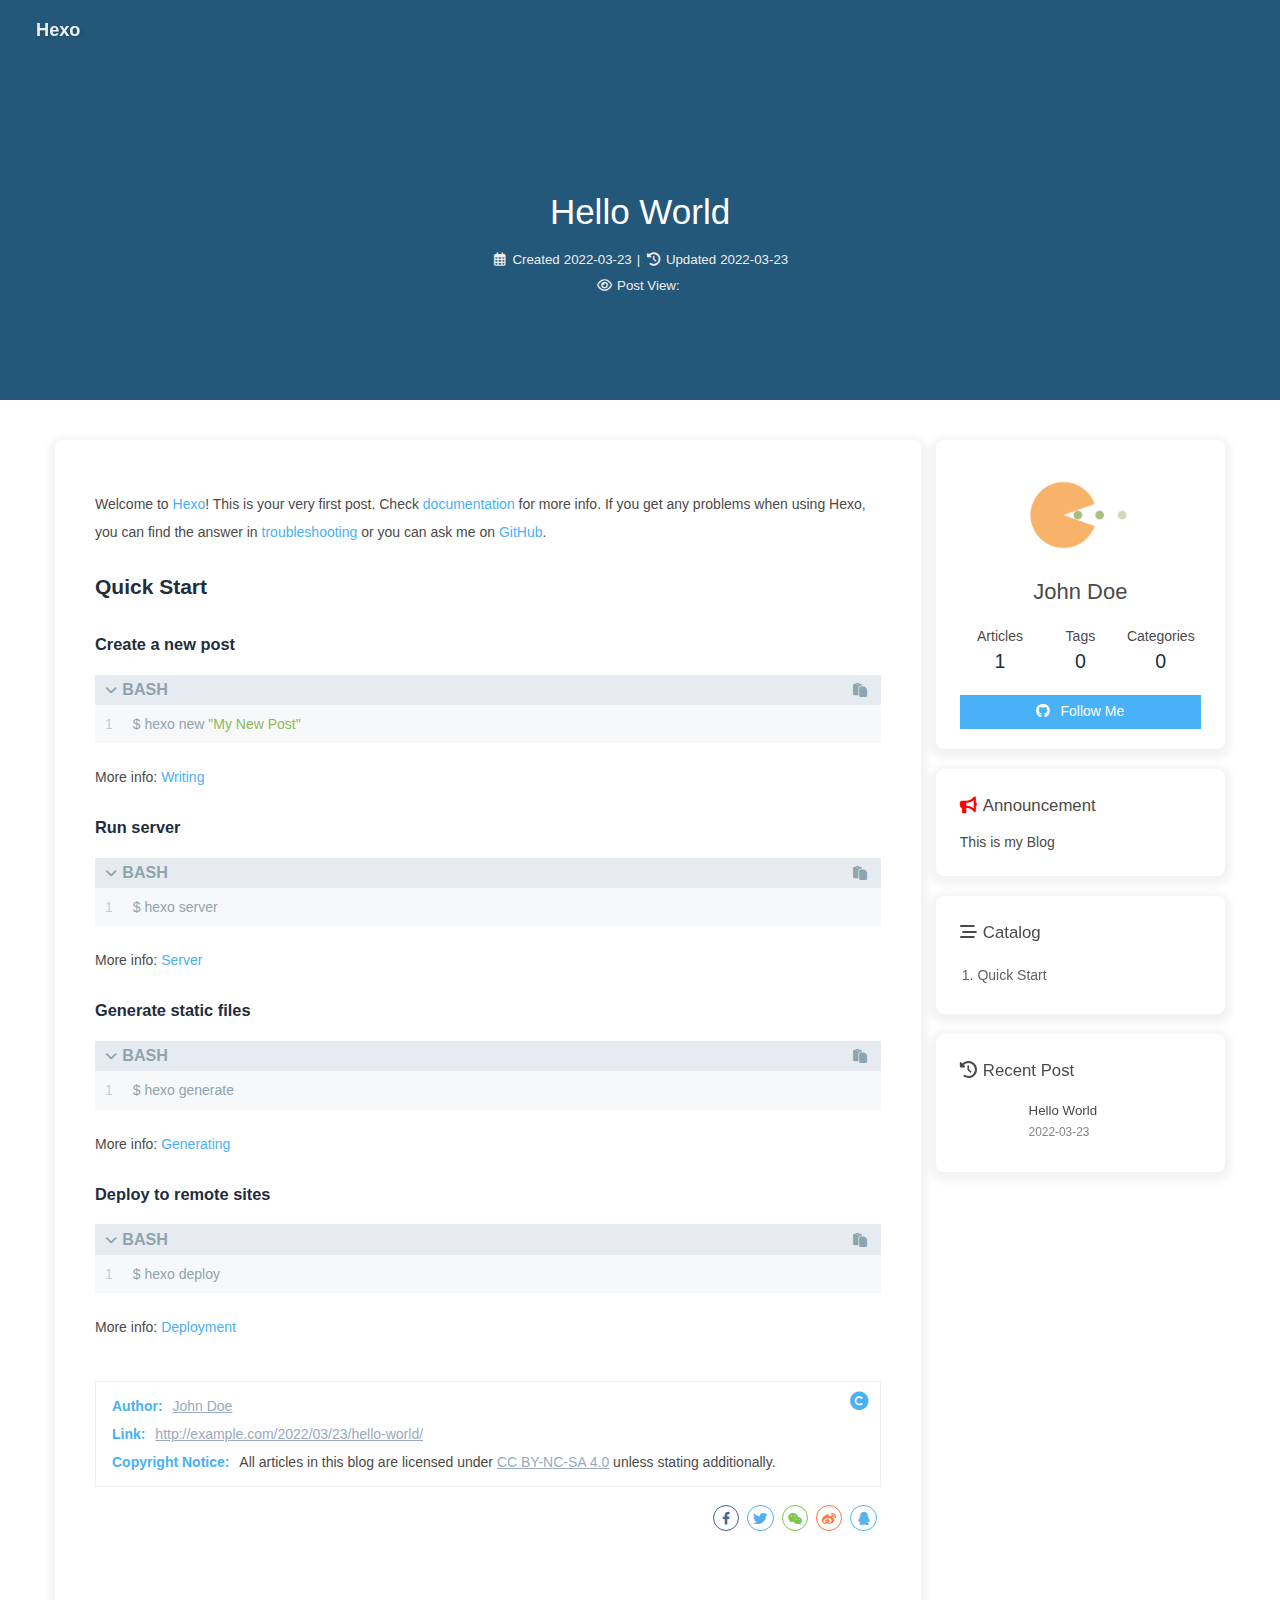
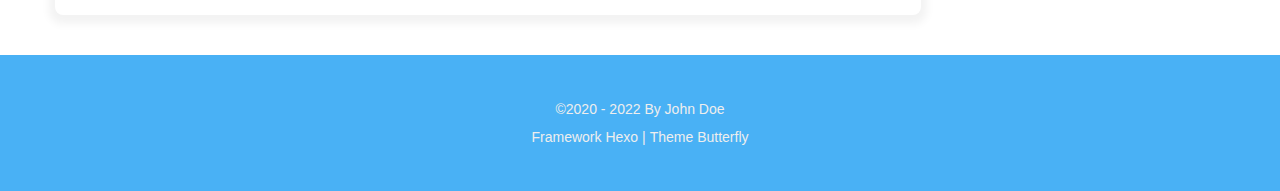
<file: 2022/03/23/hello-world/index.html>
<!DOCTYPE html><html lang="en" data-theme="light"><head><meta charset="UTF-8"><meta http-equiv="X-UA-Compatible" content="IE=edge"><meta name="viewport" content="width=device-width, initial-scale=1.0, maximum-scale=1.0, user-scalable=no"><title>Hello World | Hexo</title><meta name="author" content="John Doe"><meta name="copyright" content="John Doe"><meta name="format-detection" content="telephone=no"><meta name="theme-color" content="#ffffff"><meta name="description" content="Welcome to Hexo! This is your very first post. Check documentation for more info. If you get any problems when using Hexo, you can find the answer in troubleshooting or you can ask me on GitHub. Quick">
<meta property="og:type" content="article">
<meta property="og:title" content="Hello World">
<meta property="og:url" content="http://example.com/2022/03/23/hello-world/index.html">
<meta property="og:site_name" content="Hexo">
<meta property="og:description" content="Welcome to Hexo! This is your very first post. Check documentation for more info. If you get any problems when using Hexo, you can find the answer in troubleshooting or you can ask me on GitHub. Quick">
<meta property="og:locale" content="en_US">
<meta property="og:image" content="[data-uri]">
<meta property="article:published_time" content="2022-03-22T18:29:05.759Z">
<meta property="article:modified_time" content="2022-03-22T18:29:05.759Z">
<meta property="article:author" content="John Doe">
<meta name="twitter:card" content="summary">
<meta name="twitter:image" content="[data-uri]"><link rel="shortcut icon" href="/img/favicon.png"><link rel="canonical" href="http://example.com/2022/03/23/hello-world/"><link rel="preconnect" href="//cdn.jsdelivr.net"/><link rel="preconnect" href="//busuanzi.ibruce.info"/><link rel="stylesheet" href="/css/index.css"><link rel="stylesheet" href="https://cdn.jsdelivr.net/npm/@fortawesome/fontawesome-free@6/css/all.min.css" media="print" onload="this.media='all'"><link rel="stylesheet" href="https://cdn.jsdelivr.net/npm/@fancyapps/ui/dist/fancybox.css" media="print" onload="this.media='all'"><script>const GLOBAL_CONFIG = { 
  root: '/',
  algolia: undefined,
  localSearch: undefined,
  translate: undefined,
  noticeOutdate: undefined,
  highlight: {"plugin":"highlighjs","highlightCopy":true,"highlightLang":true,"highlightHeightLimit":false},
  copy: {
    success: 'Copy successfully',
    error: 'Copy error',
    noSupport: 'The browser does not support'
  },
  relativeDate: {
    homepage: false,
    post: false
  },
  runtime: '',
  date_suffix: {
    just: 'Just',
    min: 'minutes ago',
    hour: 'hours ago',
    day: 'days ago',
    month: 'months ago'
  },
  copyright: undefined,
  lightbox: 'fancybox',
  Snackbar: undefined,
  source: {
    justifiedGallery: {
      js: 'https://cdn.jsdelivr.net/npm/flickr-justified-gallery@2/dist/fjGallery.min.js',
      css: 'https://cdn.jsdelivr.net/npm/flickr-justified-gallery@2/dist/fjGallery.min.css'
    }
  },
  isPhotoFigcaption: false,
  islazyload: false,
  isAnchor: false
}</script><script id="config-diff">var GLOBAL_CONFIG_SITE = {
  title: 'Hello World',
  isPost: true,
  isHome: false,
  isHighlightShrink: false,
  isToc: true,
  postUpdate: '2022-03-23 02:29:05'
}</script><noscript><style type="text/css">
  #nav {
    opacity: 1
  }
  .justified-gallery img {
    opacity: 1
  }

  #recent-posts time,
  #post-meta time {
    display: inline !important
  }
</style></noscript><script>(win=>{
    win.saveToLocal = {
      set: function setWithExpiry(key, value, ttl) {
        if (ttl === 0) return
        const now = new Date()
        const expiryDay = ttl * 86400000
        const item = {
          value: value,
          expiry: now.getTime() + expiryDay,
        }
        localStorage.setItem(key, JSON.stringify(item))
      },

      get: function getWithExpiry(key) {
        const itemStr = localStorage.getItem(key)

        if (!itemStr) {
          return undefined
        }
        const item = JSON.parse(itemStr)
        const now = new Date()

        if (now.getTime() > item.expiry) {
          localStorage.removeItem(key)
          return undefined
        }
        return item.value
      }
    }
  
    win.getScript = url => new Promise((resolve, reject) => {
      const script = document.createElement('script')
      script.src = url
      script.async = true
      script.onerror = reject
      script.onload = script.onreadystatechange = function() {
        const loadState = this.readyState
        if (loadState && loadState !== 'loaded' && loadState !== 'complete') return
        script.onload = script.onreadystatechange = null
        resolve()
      }
      document.head.appendChild(script)
    })
  
      win.activateDarkMode = function () {
        document.documentElement.setAttribute('data-theme', 'dark')
        if (document.querySelector('meta[name="theme-color"]') !== null) {
          document.querySelector('meta[name="theme-color"]').setAttribute('content', '#0d0d0d')
        }
      }
      win.activateLightMode = function () {
        document.documentElement.setAttribute('data-theme', 'light')
        if (document.querySelector('meta[name="theme-color"]') !== null) {
          document.querySelector('meta[name="theme-color"]').setAttribute('content', '#ffffff')
        }
      }
      const t = saveToLocal.get('theme')
    
          if (t === 'dark') activateDarkMode()
          else if (t === 'light') activateLightMode()
        
      const asideStatus = saveToLocal.get('aside-status')
      if (asideStatus !== undefined) {
        if (asideStatus === 'hide') {
          document.documentElement.classList.add('hide-aside')
        } else {
          document.documentElement.classList.remove('hide-aside')
        }
      }
    
    const detectApple = () => {
      if(/iPad|iPhone|iPod|Macintosh/.test(navigator.userAgent)){
        document.documentElement.classList.add('apple')
      }
    }
    detectApple()
    })(window)</script><meta name="generator" content="Hexo 6.1.0"></head><body><div id="sidebar"><div id="menu-mask"></div><div id="sidebar-menus"><div class="avatar-img is-center"><img src="https://i.loli.net/2021/02/24/5O1day2nriDzjSu.png" onerror="onerror=null;src='/img/friend_404.gif'" alt="avatar"/></div><div class="site-data is-center"><div class="data-item"><a href="/archives/"><div class="headline">Articles</div><div class="length-num">1</div></a></div><div class="data-item"><a href="/tags/"><div class="headline">Tags</div><div class="length-num">0</div></a></div><div class="data-item"><a href="/categories/"><div class="headline">Categories</div><div class="length-num">0</div></a></div></div><hr/></div></div><div class="post" id="body-wrap"><header class="post-bg" id="page-header" style="background-image: url('[data-uri]')"><nav id="nav"><span id="blog_name"><a id="site-name" href="/">Hexo</a></span><div id="menus"><div id="toggle-menu"><a class="site-page"><i class="fas fa-bars fa-fw"></i></a></div></div></nav><div id="post-info"><h1 class="post-title">Hello World</h1><div id="post-meta"><div class="meta-firstline"><span class="post-meta-date"><i class="far fa-calendar-alt fa-fw post-meta-icon"></i><span class="post-meta-label">Created</span><time class="post-meta-date-created" datetime="2022-03-22T18:29:05.759Z" title="Created 2022-03-23 02:29:05">2022-03-23</time><span class="post-meta-separator">|</span><i class="fas fa-history fa-fw post-meta-icon"></i><span class="post-meta-label">Updated</span><time class="post-meta-date-updated" datetime="2022-03-22T18:29:05.759Z" title="Updated 2022-03-23 02:29:05">2022-03-23</time></span></div><div class="meta-secondline"><span class="post-meta-separator">|</span><span class="post-meta-pv-cv" id="" data-flag-title="Hello World"><i class="far fa-eye fa-fw post-meta-icon"></i><span class="post-meta-label">Post View:</span><span id="busuanzi_value_page_pv"></span></span></div></div></div></header><main class="layout" id="content-inner"><div id="post"><article class="post-content" id="article-container"><p>Welcome to <a target="_blank" rel="noopener" href="https://hexo.io/">Hexo</a>! This is your very first post. Check <a target="_blank" rel="noopener" href="https://hexo.io/docs/">documentation</a> for more info. If you get any problems when using Hexo, you can find the answer in <a target="_blank" rel="noopener" href="https://hexo.io/docs/troubleshooting.html">troubleshooting</a> or you can ask me on <a target="_blank" rel="noopener" href="https://github.com/hexojs/hexo/issues">GitHub</a>.</p>
<h2 id="Quick-Start"><a href="#Quick-Start" class="headerlink" title="Quick Start"></a>Quick Start</h2><h3 id="Create-a-new-post"><a href="#Create-a-new-post" class="headerlink" title="Create a new post"></a>Create a new post</h3><figure class="highlight bash"><table><tr><td class="gutter"><pre><span class="line">1</span><br></pre></td><td class="code"><pre><span class="line">$ hexo new <span class="string">&quot;My New Post&quot;</span></span><br></pre></td></tr></table></figure>

<p>More info: <a target="_blank" rel="noopener" href="https://hexo.io/docs/writing.html">Writing</a></p>
<h3 id="Run-server"><a href="#Run-server" class="headerlink" title="Run server"></a>Run server</h3><figure class="highlight bash"><table><tr><td class="gutter"><pre><span class="line">1</span><br></pre></td><td class="code"><pre><span class="line">$ hexo server</span><br></pre></td></tr></table></figure>

<p>More info: <a target="_blank" rel="noopener" href="https://hexo.io/docs/server.html">Server</a></p>
<h3 id="Generate-static-files"><a href="#Generate-static-files" class="headerlink" title="Generate static files"></a>Generate static files</h3><figure class="highlight bash"><table><tr><td class="gutter"><pre><span class="line">1</span><br></pre></td><td class="code"><pre><span class="line">$ hexo generate</span><br></pre></td></tr></table></figure>

<p>More info: <a target="_blank" rel="noopener" href="https://hexo.io/docs/generating.html">Generating</a></p>
<h3 id="Deploy-to-remote-sites"><a href="#Deploy-to-remote-sites" class="headerlink" title="Deploy to remote sites"></a>Deploy to remote sites</h3><figure class="highlight bash"><table><tr><td class="gutter"><pre><span class="line">1</span><br></pre></td><td class="code"><pre><span class="line">$ hexo deploy</span><br></pre></td></tr></table></figure>

<p>More info: <a target="_blank" rel="noopener" href="https://hexo.io/docs/one-command-deployment.html">Deployment</a></p>
</article><div class="post-copyright"><div class="post-copyright__author"><span class="post-copyright-meta">Author: </span><span class="post-copyright-info"><a href="mailto:undefined">John Doe</a></span></div><div class="post-copyright__type"><span class="post-copyright-meta">Link: </span><span class="post-copyright-info"><a href="http://example.com/2022/03/23/hello-world/">http://example.com/2022/03/23/hello-world/</a></span></div><div class="post-copyright__notice"><span class="post-copyright-meta">Copyright Notice: </span><span class="post-copyright-info">All articles in this blog are licensed under <a target="_blank" rel="noopener" href="https://creativecommons.org/licenses/by-nc-sa/4.0/">CC BY-NC-SA 4.0</a> unless stating additionally.</span></div></div><div class="tag_share"><div class="post-meta__tag-list"></div><div class="post_share"><div class="social-share" data-image="[data-uri]" data-sites="facebook,twitter,wechat,weibo,qq"></div><link rel="stylesheet" href="https://cdn.jsdelivr.net/npm/social-share.js/dist/css/share.min.css" media="print" onload="this.media='all'"><script src="https://cdn.jsdelivr.net/npm/social-share.js/dist/js/social-share.min.js" defer></script></div></div><nav class="pagination-post" id="pagination"></nav></div><div class="aside-content" id="aside-content"><div class="card-widget card-info"><div class="is-center"><div class="avatar-img"><img src="https://i.loli.net/2021/02/24/5O1day2nriDzjSu.png" onerror="this.onerror=null;this.src='/img/friend_404.gif'" alt="avatar"/></div><div class="author-info__name">John Doe</div><div class="author-info__description"></div></div><div class="card-info-data is-center"><div class="card-info-data-item"><a href="/archives/"><div class="headline">Articles</div><div class="length-num">1</div></a></div><div class="card-info-data-item"><a href="/tags/"><div class="headline">Tags</div><div class="length-num">0</div></a></div><div class="card-info-data-item"><a href="/categories/"><div class="headline">Categories</div><div class="length-num">0</div></a></div></div><a id="card-info-btn" target="_blank" rel="noopener" href="https://github.com/xxxxxx"><i class="fab fa-github"></i><span>Follow Me</span></a></div><div class="card-widget card-announcement"><div class="item-headline"><i class="fas fa-bullhorn fa-shake"></i><span>Announcement</span></div><div class="announcement_content">This is my Blog</div></div><div class="sticky_layout"><div class="card-widget" id="card-toc"><div class="item-headline"><i class="fas fa-stream"></i><span>Catalog</span><span class="toc-percentage"></span></div><div class="toc-content"><ol class="toc"><li class="toc-item toc-level-2"><a class="toc-link" href="#Quick-Start"><span class="toc-number">1.</span> <span class="toc-text">Quick Start</span></a><ol class="toc-child"><li class="toc-item toc-level-3"><a class="toc-link" href="#Create-a-new-post"><span class="toc-number">1.1.</span> <span class="toc-text">Create a new post</span></a></li><li class="toc-item toc-level-3"><a class="toc-link" href="#Run-server"><span class="toc-number">1.2.</span> <span class="toc-text">Run server</span></a></li><li class="toc-item toc-level-3"><a class="toc-link" href="#Generate-static-files"><span class="toc-number">1.3.</span> <span class="toc-text">Generate static files</span></a></li><li class="toc-item toc-level-3"><a class="toc-link" href="#Deploy-to-remote-sites"><span class="toc-number">1.4.</span> <span class="toc-text">Deploy to remote sites</span></a></li></ol></li></ol></div></div><div class="card-widget card-recent-post"><div class="item-headline"><i class="fas fa-history"></i><span>Recent Post</span></div><div class="aside-list"><div class="aside-list-item"><a class="thumbnail" href="/2022/03/23/hello-world/" title="Hello World"><img src="[data-uri]" onerror="this.onerror=null;this.src='/img/404.jpg'" alt="Hello World"/></a><div class="content"><a class="title" href="/2022/03/23/hello-world/" title="Hello World">Hello World</a><time datetime="2022-03-22T18:29:05.759Z" title="Created 2022-03-23 02:29:05">2022-03-23</time></div></div></div></div></div></div></main><footer id="footer"><div id="footer-wrap"><div class="copyright">&copy;2020 - 2022 By John Doe</div><div class="framework-info"><span>Framework </span><a target="_blank" rel="noopener" href="https://hexo.io">Hexo</a><span class="footer-separator">|</span><span>Theme </span><a target="_blank" rel="noopener" href="https://github.com/jerryc127/hexo-theme-butterfly">Butterfly</a></div></div></footer></div><div id="rightside"><div id="rightside-config-hide"><button id="readmode" type="button" title="Read Mode"><i class="fas fa-book-open"></i></button><button id="darkmode" type="button" title="Switch Between Light And Dark Mode"><i class="fas fa-adjust"></i></button><button id="hide-aside-btn" type="button" title="Toggle between single-column and double-column"><i class="fas fa-arrows-alt-h"></i></button></div><div id="rightside-config-show"><button id="rightside_config" type="button" title="Setting"><i class="fas fa-cog fa-spin"></i></button><button class="close" id="mobile-toc-button" type="button" title="Table Of Contents"><i class="fas fa-list-ul"></i></button><button id="go-up" type="button" title="Back To Top"><i class="fas fa-arrow-up"></i></button></div></div><div><script src="/js/utils.js"></script><script src="/js/main.js"></script><script src="https://cdn.jsdelivr.net/npm/@fancyapps/ui/dist/fancybox.umd.js"></script><div class="js-pjax"></div><script async data-pjax src="//busuanzi.ibruce.info/busuanzi/2.3/busuanzi.pure.mini.js"></script></div></body></html>
</file>
